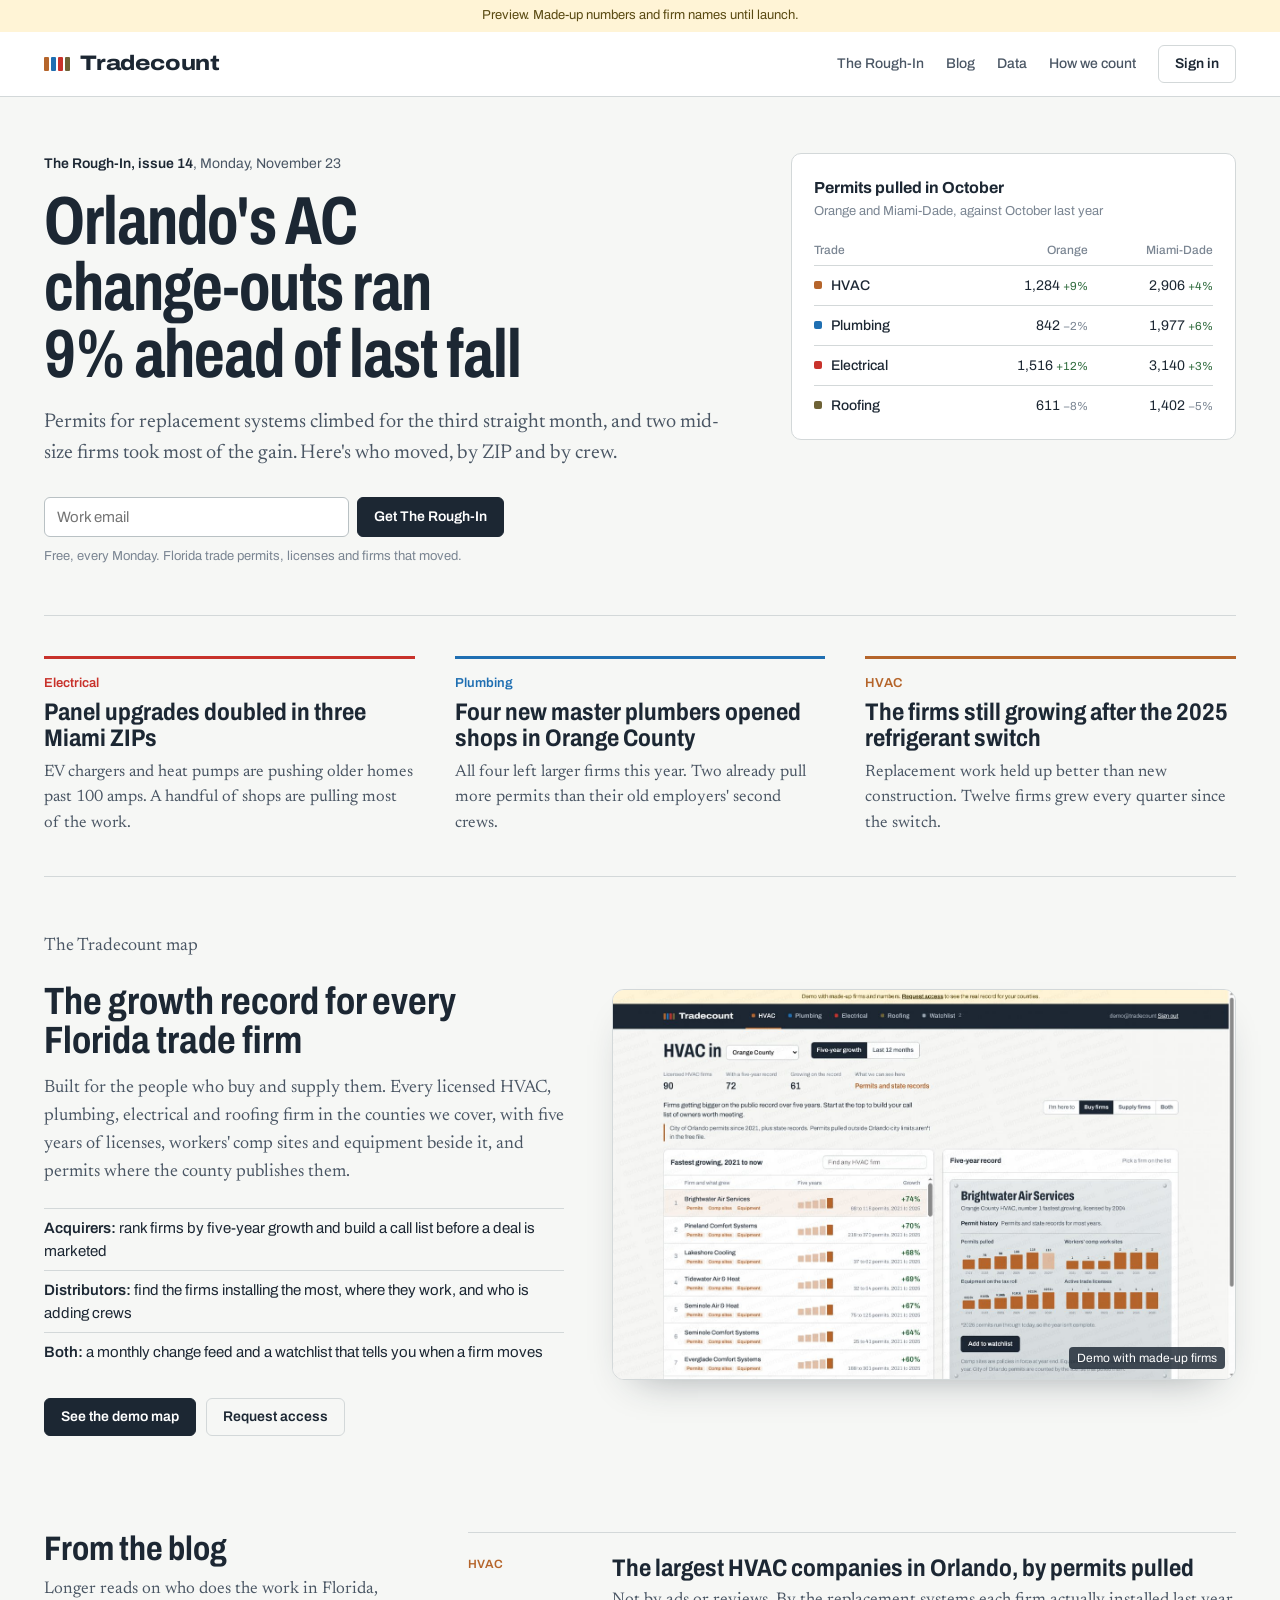
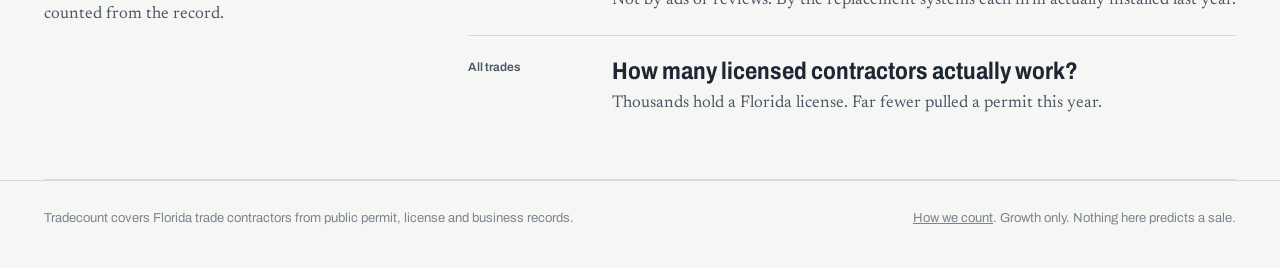
<file: news/index.html>
<!doctype html><html lang="en"><head><meta charset="utf-8"><meta name="viewport" content="width=device-width,initial-scale=1">
<title>Tradecount, Florida trade contractors by the numbers</title><meta name="description" content="Florida trade contractors by the numbers, from public permit and license records."><meta name="robots" content="noindex">
<link rel="preconnect" href="https://fonts.googleapis.com"><link rel="preconnect" href="https://fonts.gstatic.com" crossorigin>
<link href="https://fonts.googleapis.com/css2?family=Archivo:wdth,wght@62..125,400..800&family=Newsreader:opsz,wght@6..72,400;6..72,500&display=swap" rel="stylesheet">
<link rel="stylesheet" href="../assets/tc.css"><link rel="stylesheet" href="news.css">
</head><body>
<div class="sample">Preview. Made-up numbers and firm names until launch.</div>
<header><div class="wrap">
  <a class="mark" href="index.html"><i><b></b><b></b><b></b><b></b></i>Tradecount</a>
  <nav aria-label="Site"><a class="hide" href="issues/">The Rough-In</a><a class="hide" href="blog/">Blog</a><a class="hide" href="data.html">Data</a><a class="hide" href="how-we-count.html">How we count</a><a href="../index.html" class="btn quiet">Sign in</a></nav>
</div></header>
<main class="wrap">

  <section class="lead">
    <div>
      <p class="issue"><a href="issues/sample.html">The Rough-In, issue 14</a>, Monday, November 23</p>
      <h1>Orlando's AC change-outs ran 9% ahead of last fall</h1>
      <p class="dek">Permits for replacement systems climbed for the third straight month, and two mid-size firms took most of the gain. Here's who moved, by ZIP and by crew.</p>
      <form class="signup"><label class="visually-hidden" for="em1">Work email</label><input id="em1" type="email" placeholder="Work email" required><button class="btn">Get The Rough-In</button></form><p>Free, every Monday. Florida trade permits, licenses and firms that moved.</p>
    </div>
    <aside class="count" aria-label="Permits this month">
      <h2>Permits pulled in October</h2><p>Orange and Miami-Dade, against October last year</p>
      <table>
        <tr><th>Trade</th><th>Orange</th><th>Miami-Dade</th></tr>
        <tr><td><span style="background:var(--hvac)"></span>HVAC</td><td>1,284 <small class="up">+9%</small></td><td>2,906 <small class="up">+4%</small></td></tr>
        <tr><td><span style="background:var(--plumbing)"></span>Plumbing</td><td>842 <small class="dn">−2%</small></td><td>1,977 <small class="up">+6%</small></td></tr>
        <tr><td><span style="background:var(--electrical)"></span>Electrical</td><td>1,516 <small class="up">+12%</small></td><td>3,140 <small class="up">+3%</small></td></tr>
        <tr><td><span style="background:var(--roofing)"></span>Roofing</td><td>611 <small class="dn">−8%</small></td><td>1,402 <small class="dn">−5%</small></td></tr>
      </table>
    </aside>
  </section>
  <section class="stories">
    <article class="story" style="--c:var(--electrical)"><p class="t">Electrical</p><h3><a href="issues/sample.html#electrical">Panel upgrades doubled in three Miami ZIPs</a></h3><p>EV chargers and heat pumps are pushing older homes past 100 amps. A handful of shops are pulling most of the work.</p></article>
    <article class="story" style="--c:var(--plumbing)"><p class="t">Plumbing</p><h3>Four new master plumbers opened shops in Orange County</h3><p>All four left larger firms this year. Two already pull more permits than their old employers' second crews.</p></article>
    <article class="story" style="--c:var(--hvac)"><p class="t">HVAC</p><h3>The firms still growing after the 2025 refrigerant switch</h3><p>Replacement work held up better than new construction. Twelve firms grew every quarter since the switch.</p></article>
  </section>
  <section class="portal">
    <div>
      <p class="issue">The Tradecount map</p>
      <h2>The growth record for every Florida trade firm</h2>
      <p>Built for the people who buy and supply them. Every licensed HVAC, plumbing, electrical and roofing firm in the counties we cover, with five years of licenses, workers' comp sites and equipment beside it, and permits where the county publishes them.</p>
      <ul>
        <li><b>Acquirers:</b> rank firms by five-year growth and build a call list before a deal is marketed</li>
        <li><b>Distributors:</b> find the firms installing the most, where they work, and who is adding crews</li>
        <li><b>Both:</b> a monthly change feed and a watchlist that tells you when a firm moves</li>
      </ul>
      <div class="ctas"><a class="btn" href="../preview/portal.html">See the demo map</a><a class="btn quiet" href="access.html">Request access</a></div>
    </div>
    <figure class="peek shot"><img src="../assets/demo-portal.jpg?v=1" alt="The Tradecount map showing HVAC firms in Orange County ranked by five-year growth, with one firm's year-by-year record" width="1389" height="868" loading="lazy"><figcaption>Demo with made-up firms</figcaption></figure>
  </section>

  <section class="stories" aria-label="From the blog" style="grid-template-columns:minmax(0,1fr) minmax(0,2fr)">
    <div><h2 style="font-family:var(--display);font-stretch:80%;font-size:34px;line-height:1.02;margin:0 0 10px">From the blog</h2><p style="font-family:var(--read);font-size:17px;color:var(--ink-2);margin:0">Longer reads on who does the work in Florida, counted from the record.</p></div>
    <ul class="list" style="padding:0">
      <li><span class="d"><span class="tag" style="--c:var(--hvac)">HVAC</span></span><div><h3><a href="blog/largest-hvac-companies-orlando.html">The largest HVAC companies in Orlando, by permits pulled</a></h3><p>Not by ads or reviews. By the replacement systems each firm actually installed last year.</p></div></li>
      <li><span class="d"><span class="tag">All trades</span></span><div><h3><a href="blog/">How many licensed contractors actually work?</a></h3><p>Thousands hold a Florida license. Far fewer pulled a permit this year.</p></div></li>
    </ul>
  </section>
</main>
<footer><div class="wrap"><span>Tradecount covers Florida trade contractors from public permit, license and business records.</span><span><a href="how-we-count.html">How we count</a>. Growth only. Nothing here predicts a sale.</span></div></footer>
<script>document.querySelectorAll("form.signup").forEach(f=>f.onsubmit=e=>{e.preventDefault();let p=f.nextElementSibling;p.textContent="Signups open at launch. Nothing was sent or saved.";p.className="note-sent"})</script>
</body></html>
</file>
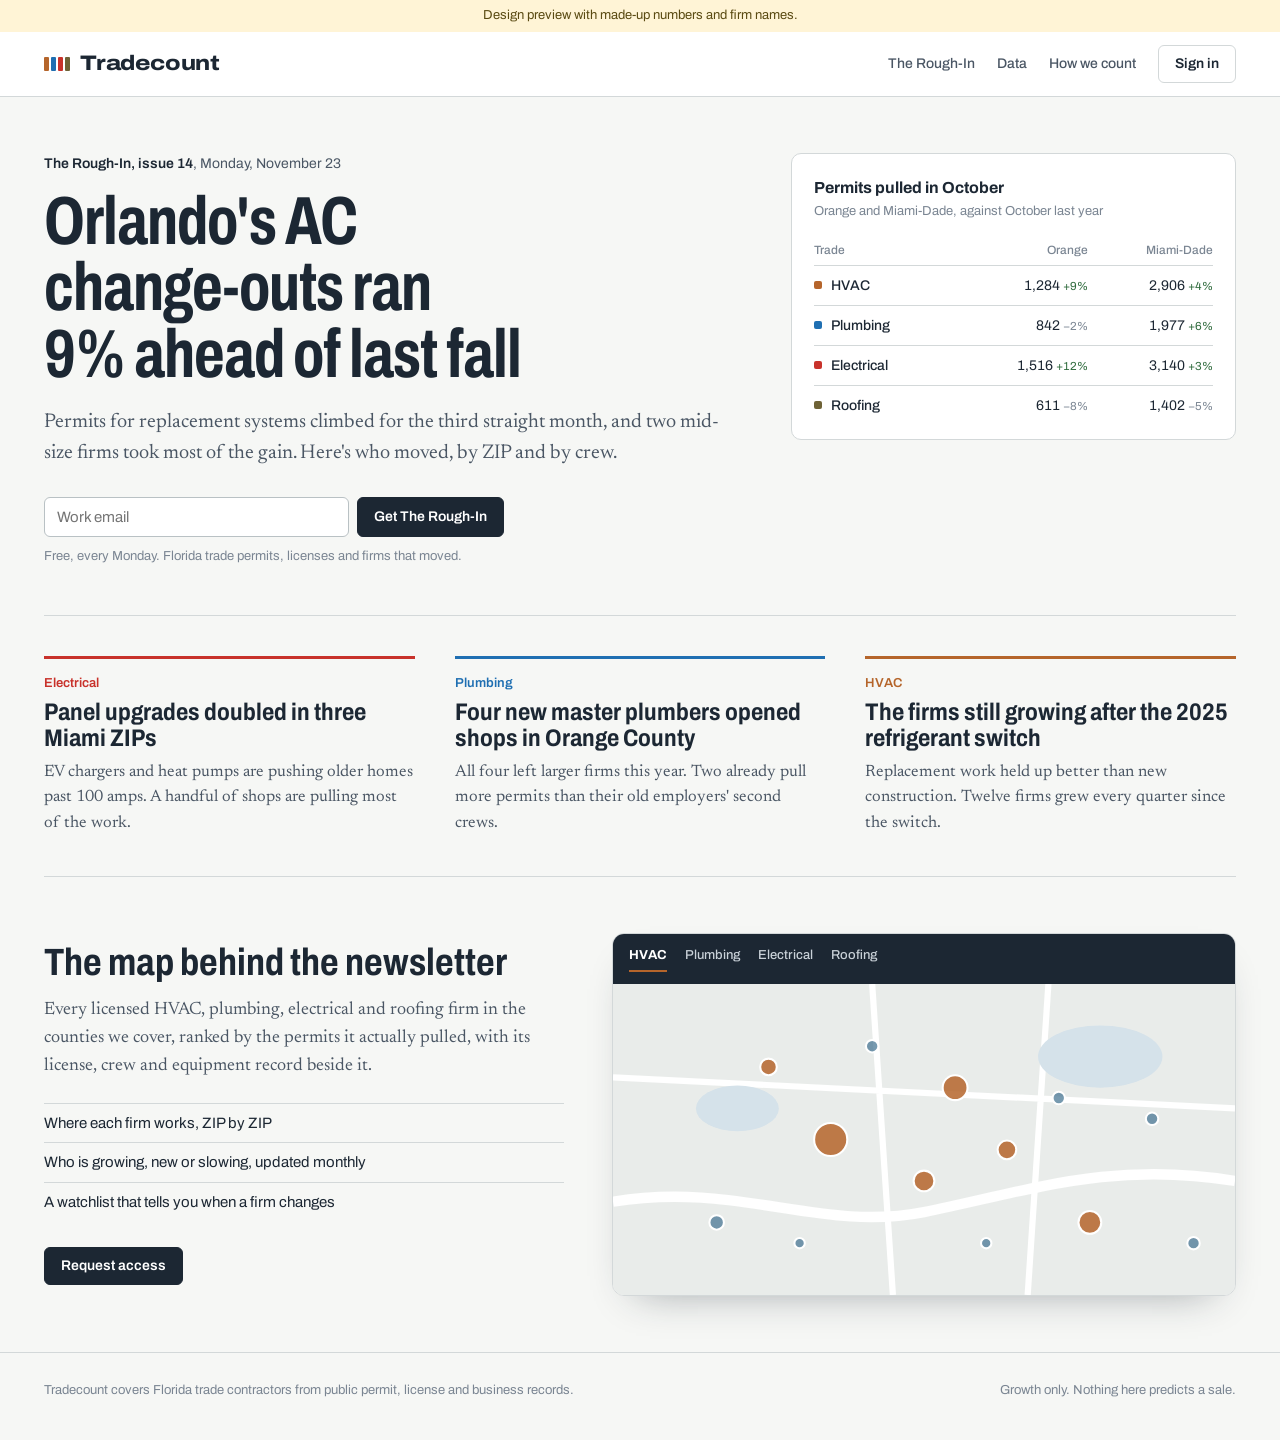
<file: preview/index.html>
<!doctype html><html lang="en"><head><meta charset="utf-8"><meta name="viewport" content="width=device-width,initial-scale=1">
<title>Tradecount, Florida trade contractors by the numbers</title>
<link rel="preconnect" href="https://fonts.googleapis.com"><link rel="preconnect" href="https://fonts.gstatic.com" crossorigin>
<link href="https://fonts.googleapis.com/css2?family=Archivo:wdth,wght@62..125,400..800&family=Newsreader:opsz,wght@6..72,400;6..72,500&display=swap" rel="stylesheet">
<link rel="stylesheet" href="tc.css">
<style>
header{border-bottom:1px solid var(--line);background:var(--white)}
header .wrap{display:flex;align-items:center;justify-content:space-between;height:64px;gap:16px}
header nav{display:flex;gap:22px;align-items:center;font-weight:500;font-size:14px}
header nav a{text-decoration:none;color:var(--ink-2)} header nav a:hover{color:var(--ink)}
@media (max-width:760px){header nav a.hide{display:none}}
.lead{display:grid;grid-template-columns:minmax(0,1.55fr) minmax(0,1fr);gap:56px;padding:56px 0 48px;border-bottom:1px solid var(--line)}
@media (max-width:900px){.lead{grid-template-columns:1fr;gap:32px;padding:32px 0}}
.issue{font-size:14px;color:var(--ink-2);margin:0 0 14px}
.issue a{font-weight:600;color:var(--ink);text-decoration:none}
h1{font-family:var(--display);font-stretch:72%;font-weight:700;font-size:clamp(38px,5.6vw,68px);line-height:.98;letter-spacing:-.015em;margin:0 0 20px;max-width:19ch;text-wrap:balance}
.dek{font-family:var(--read);font-size:20px;line-height:1.55;color:var(--ink-2);max-width:34em;margin:0 0 28px}
.signup{display:flex;gap:8px;max-width:460px;flex-wrap:wrap}
.signup input{flex:1 1 220px;font:400 15px var(--body);padding:11px 12px;border:1px solid var(--plate-edge);border-radius:6px;background:var(--white)}
.signup + p{font-size:13px;color:var(--ink-3);margin:10px 0 0}
.count{background:var(--white);border:1px solid var(--line);border-radius:10px;padding:22px 22px 14px;align-self:start}
.count h2{font-family:var(--display);font-stretch:100%;font-size:16px;font-weight:700;margin:0 0 2px}
.count p{margin:0 0 14px;color:var(--ink-3);font-size:13px}
.count table{width:100%;border-collapse:collapse;font-size:14px}
.count th{font-weight:500;color:var(--ink-3);text-align:right;padding:6px 0;font-size:12px}
.count th:first-child{text-align:left}
.count td{padding:9px 0;border-top:1px solid var(--line);text-align:right}
.count td:first-child{text-align:left;font-weight:500}
.count td:first-child span{display:inline-block;width:8px;height:8px;border-radius:2px;margin-right:9px;vertical-align:1px}
.up{color:#2F6B3D}.dn{color:var(--ink-3)}
.stories{display:grid;grid-template-columns:repeat(3,minmax(0,1fr));gap:40px;padding:40px 0;border-bottom:1px solid var(--line)}
@media (max-width:900px){.stories{grid-template-columns:1fr;gap:28px;padding:28px 0}}
.story{border-top:3px solid var(--c);padding-top:14px}
.story .t{font-family:var(--body);font-size:13px;color:var(--c);font-weight:600;margin:0 0 6px}
.story h3{font-family:var(--display);font-stretch:85%;font-size:24px;line-height:1.1;margin:0 0 8px;font-weight:700}
.story p{font-family:var(--read);font-size:16.5px;line-height:1.55;color:var(--ink-2);margin:0}
.portal{display:grid;grid-template-columns:minmax(0,1fr) minmax(0,1.2fr);gap:48px;align-items:center;padding:56px 0}
@media (max-width:900px){.portal{grid-template-columns:1fr;padding:32px 0}}
.portal h2{font-family:var(--display);font-stretch:80%;font-size:38px;line-height:1.02;margin:0 0 14px;font-weight:700}
.portal p{font-family:var(--read);font-size:18px;line-height:1.55;color:var(--ink-2);margin:0 0 22px;max-width:30em}
.portal ul{list-style:none;padding:0;margin:0 0 26px;font-size:15px}
.portal li{padding:8px 0;border-top:1px solid var(--line)}
.peek{border-radius:12px;overflow:hidden;border:1px solid var(--line);background:var(--white);box-shadow:0 18px 40px -24px rgba(28,39,51,.45)}
.peek .bar{display:flex;gap:18px;padding:12px 16px;background:var(--ink);color:#C9D1D8;font-size:13px;font-weight:500}
.peek .bar b{color:#fff;border-bottom:2px solid var(--hvac);padding-bottom:4px}
.peek svg{display:block;width:100%;height:auto}
footer{border-top:1px solid var(--line);padding:28px 0 40px;font-size:13px;color:var(--ink-3)}
footer .wrap{display:flex;justify-content:space-between;gap:16px;flex-wrap:wrap}
</style></head><body>
<div class="sample">Design preview with made-up numbers and firm names.</div>
<header><div class="wrap">
  <a class="mark" href="#"><i><b></b><b></b><b></b><b></b></i>Tradecount</a>
  <nav><a class="hide" href="#">The Rough-In</a><a class="hide" href="#">Data</a><a class="hide" href="#">How we count</a><a href="hvac.html" class="btn quiet">Sign in</a></nav>
</div></header>
<main class="wrap">
  <section class="lead">
    <div>
      <p class="issue"><a href="#">The Rough-In, issue 14</a>, Monday, November 23</p>
      <h1>Orlando's AC change-outs ran 9% ahead of last fall</h1>
      <p class="dek">Permits for replacement systems climbed for the third straight month, and two mid-size firms took most of the gain. Here's who moved, by ZIP and by crew.</p>
      <form class="signup" onsubmit="return false"><label class="visually-hidden" for="em" style="position:absolute;left:-9999px">Work email</label><input id="em" type="email" placeholder="Work email"><button class="btn">Get The Rough-In</button></form>
      <p>Free, every Monday. Florida trade permits, licenses and firms that moved.</p>
    </div>
    <aside class="count" aria-label="Permits this month">
      <h2>Permits pulled in October</h2><p>Orange and Miami-Dade, against October last year</p>
      <table>
        <tr><th>Trade</th><th>Orange</th><th>Miami-Dade</th></tr>
        <tr><td><span style="background:var(--hvac)"></span>HVAC</td><td>1,284 <small class="up">+9%</small></td><td>2,906 <small class="up">+4%</small></td></tr>
        <tr><td><span style="background:var(--plumbing)"></span>Plumbing</td><td>842 <small class="dn">−2%</small></td><td>1,977 <small class="up">+6%</small></td></tr>
        <tr><td><span style="background:var(--electrical)"></span>Electrical</td><td>1,516 <small class="up">+12%</small></td><td>3,140 <small class="up">+3%</small></td></tr>
        <tr><td><span style="background:var(--roofing)"></span>Roofing</td><td>611 <small class="dn">−8%</small></td><td>1,402 <small class="dn">−5%</small></td></tr>
      </table>
    </aside>
  </section>
  <section class="stories">
    <article class="story" style="--c:var(--electrical)"><p class="t">Electrical</p><h3>Panel upgrades doubled in three Miami ZIPs</h3><p>EV chargers and heat pumps are pushing older homes past 100 amps. A handful of shops are pulling most of the work.</p></article>
    <article class="story" style="--c:var(--plumbing)"><p class="t">Plumbing</p><h3>Four new master plumbers opened shops in Orange County</h3><p>All four left larger firms this year. Two already pull more permits than their old employers' second crews.</p></article>
    <article class="story" style="--c:var(--hvac)"><p class="t">HVAC</p><h3>The firms still growing after the 2025 refrigerant switch</h3><p>Replacement work held up better than new construction. Twelve firms grew every quarter since the switch.</p></article>
  </section>
  <section class="portal">
    <div>
      <h2>The map behind the newsletter</h2>
      <p>Every licensed HVAC, plumbing, electrical and roofing firm in the counties we cover, ranked by the permits it actually pulled, with its license, crew and equipment record beside it.</p>
      <ul><li>Where each firm works, ZIP by ZIP</li><li>Who is growing, new or slowing, updated monthly</li><li>A watchlist that tells you when a firm changes</li></ul>
      <a class="btn" href="hvac.html">Request access</a>
    </div>
    <div class="peek" aria-hidden="true">
      <div class="bar"><b>HVAC</b><span>Plumbing</span><span>Electrical</span><span>Roofing</span></div>
      <svg viewBox="0 0 600 300"><rect width="600" height="300" fill="#E9ECEA"/>
        <path d="M0 210 C120 190 200 240 300 220 S480 170 600 190" stroke="#fff" stroke-width="10" fill="none"/>
        <path d="M250 0 L270 300 M0 90 L600 120 M420 0 L400 300" stroke="#fff" stroke-width="6"/>
        <ellipse cx="470" cy="70" rx="60" ry="30" fill="#D5E2EA"/><ellipse cx="120" cy="120" rx="40" ry="22" fill="#D5E2EA"/>
        <g fill="#B5652B" fill-opacity=".85" stroke="#fff" stroke-width="2">
          <circle cx="210" cy="150" r="16"/><circle cx="330" cy="100" r="12"/><circle cx="300" cy="190" r="10"/><circle cx="380" cy="160" r="9"/><circle cx="150" cy="80" r="8"/><circle cx="460" cy="230" r="11"/></g>
        <g fill="#3D6F8E" fill-opacity=".7" stroke="#fff" stroke-width="2">
          <circle cx="250" cy="60" r="6"/><circle cx="520" cy="130" r="6"/><circle cx="100" cy="230" r="7"/><circle cx="360" cy="250" r="5"/><circle cx="430" cy="110" r="6"/><circle cx="180" cy="250" r="5"/><circle cx="560" cy="250" r="6"/></g>
      </svg>
    </div>
  </section>
</main>
<footer><div class="wrap"><span>Tradecount covers Florida trade contractors from public permit, license and business records.</span><span>Growth only. Nothing here predicts a sale.</span></div></footer>
</body></html>
</file>
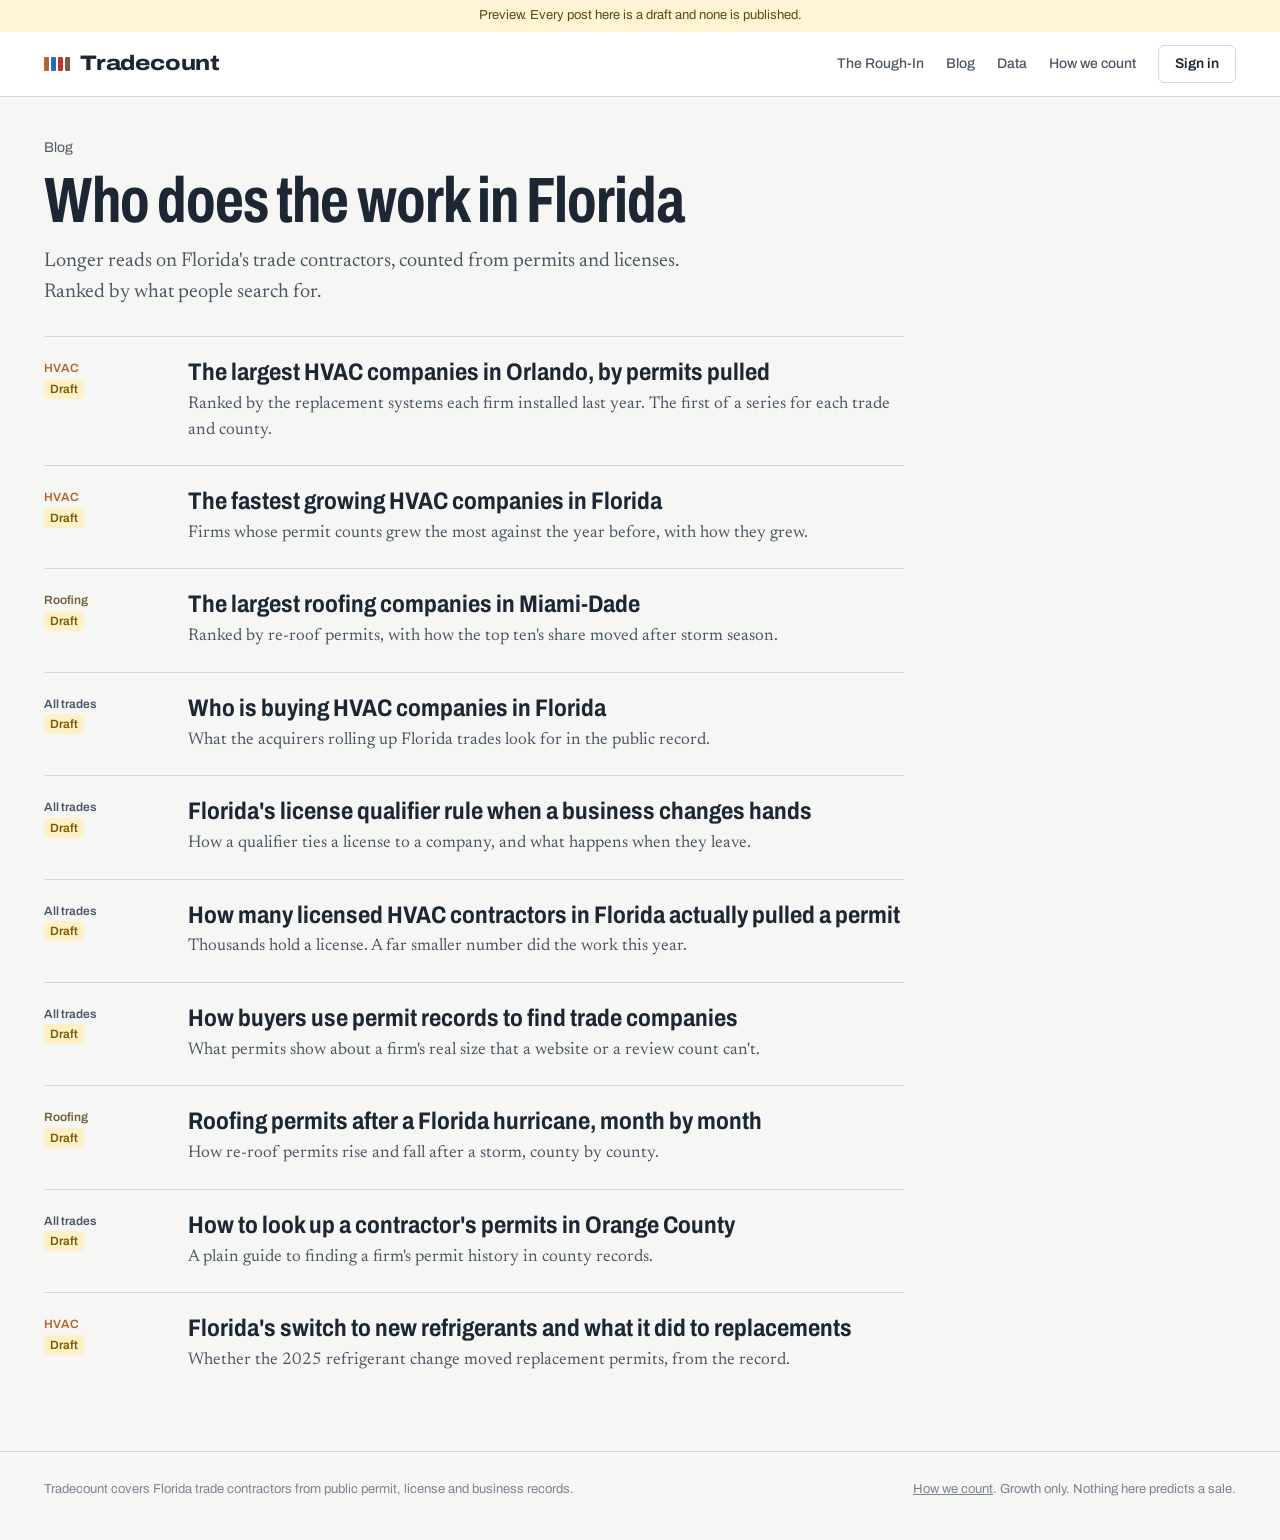
<file: news/blog/index.html>
<!doctype html><html lang="en"><head><meta charset="utf-8"><meta name="viewport" content="width=device-width,initial-scale=1">
<title>Tradecount blog</title><meta name="description" content="Florida trade contractors by the numbers, from public permit and license records."><meta name="robots" content="noindex">
<link rel="preconnect" href="https://fonts.googleapis.com"><link rel="preconnect" href="https://fonts.gstatic.com" crossorigin>
<link href="https://fonts.googleapis.com/css2?family=Archivo:wdth,wght@62..125,400..800&family=Newsreader:opsz,wght@6..72,400;6..72,500&display=swap" rel="stylesheet">
<link rel="stylesheet" href="../../assets/tc.css"><link rel="stylesheet" href="../news.css">
</head><body>
<div class="sample">Preview. Every post here is a draft and none is published.</div>
<header><div class="wrap">
  <a class="mark" href="../index.html"><i><b></b><b></b><b></b><b></b></i>Tradecount</a>
  <nav aria-label="Site"><a class="hide" href="../issues/">The Rough-In</a><a class="hide" href="../blog/">Blog</a><a class="hide" href="../data.html">Data</a><a class="hide" href="../how-we-count.html">How we count</a><a href="../../index.html" class="btn quiet">Sign in</a></nav>
</div></header>
<main class="wrap">

<p class="crumb">Blog</p><div class="page"><h1 style="font-family:var(--display);font-stretch:72%;font-size:clamp(38px,5.6vw,64px);line-height:.98;margin:0 0 14px">Who does the work in Florida</h1>
<p class="dek">Longer reads on Florida's trade contractors, counted from permits and licenses. Ranked by what people search for.</p></div>
<ul class="list"><li><span class="d"><span class="tag" style="--c:var(--hvac)">HVAC</span><br><span class="draft">Draft</span></span><div><h3><a href="largest-hvac-companies-orlando.html">The largest HVAC companies in Orlando, by permits pulled</a></h3><p>Ranked by the replacement systems each firm installed last year. The first of a series for each trade and county.</p></div></li><li><span class="d"><span class="tag" style="--c:var(--hvac)">HVAC</span><br><span class="draft">Draft</span></span><div><h3>The fastest growing HVAC companies in Florida</h3><p>Firms whose permit counts grew the most against the year before, with how they grew.</p></div></li><li><span class="d"><span class="tag" style="--c:var(--roofing)">Roofing</span><br><span class="draft">Draft</span></span><div><h3>The largest roofing companies in Miami-Dade</h3><p>Ranked by re-roof permits, with how the top ten's share moved after storm season.</p></div></li><li><span class="d"><span class="tag" style="--c:var(--ink-2)">All trades</span><br><span class="draft">Draft</span></span><div><h3>Who is buying HVAC companies in Florida</h3><p>What the acquirers rolling up Florida trades look for in the public record.</p></div></li><li><span class="d"><span class="tag" style="--c:var(--ink-2)">All trades</span><br><span class="draft">Draft</span></span><div><h3>Florida's license qualifier rule when a business changes hands</h3><p>How a qualifier ties a license to a company, and what happens when they leave.</p></div></li><li><span class="d"><span class="tag" style="--c:var(--ink-2)">All trades</span><br><span class="draft">Draft</span></span><div><h3>How many licensed HVAC contractors in Florida actually pulled a permit</h3><p>Thousands hold a license. A far smaller number did the work this year.</p></div></li><li><span class="d"><span class="tag" style="--c:var(--ink-2)">All trades</span><br><span class="draft">Draft</span></span><div><h3>How buyers use permit records to find trade companies</h3><p>What permits show about a firm's real size that a website or a review count can't.</p></div></li><li><span class="d"><span class="tag" style="--c:var(--roofing)">Roofing</span><br><span class="draft">Draft</span></span><div><h3>Roofing permits after a Florida hurricane, month by month</h3><p>How re-roof permits rise and fall after a storm, county by county.</p></div></li><li><span class="d"><span class="tag" style="--c:var(--ink-2)">All trades</span><br><span class="draft">Draft</span></span><div><h3>How to look up a contractor's permits in Orange County</h3><p>A plain guide to finding a firm's permit history in county records.</p></div></li><li><span class="d"><span class="tag" style="--c:var(--hvac)">HVAC</span><br><span class="draft">Draft</span></span><div><h3>Florida's switch to new refrigerants and what it did to replacements</h3><p>Whether the 2025 refrigerant change moved replacement permits, from the record.</p></div></li></ul>
</main>
<footer><div class="wrap"><span>Tradecount covers Florida trade contractors from public permit, license and business records.</span><span><a href="../how-we-count.html">How we count</a>. Growth only. Nothing here predicts a sale.</span></div></footer>
<script>document.querySelectorAll("form.signup").forEach(f=>f.onsubmit=e=>{e.preventDefault();let p=f.nextElementSibling;p.textContent="Signups open at launch. Nothing was sent or saved.";p.className="note-sent"})</script>
</body></html>
</file>
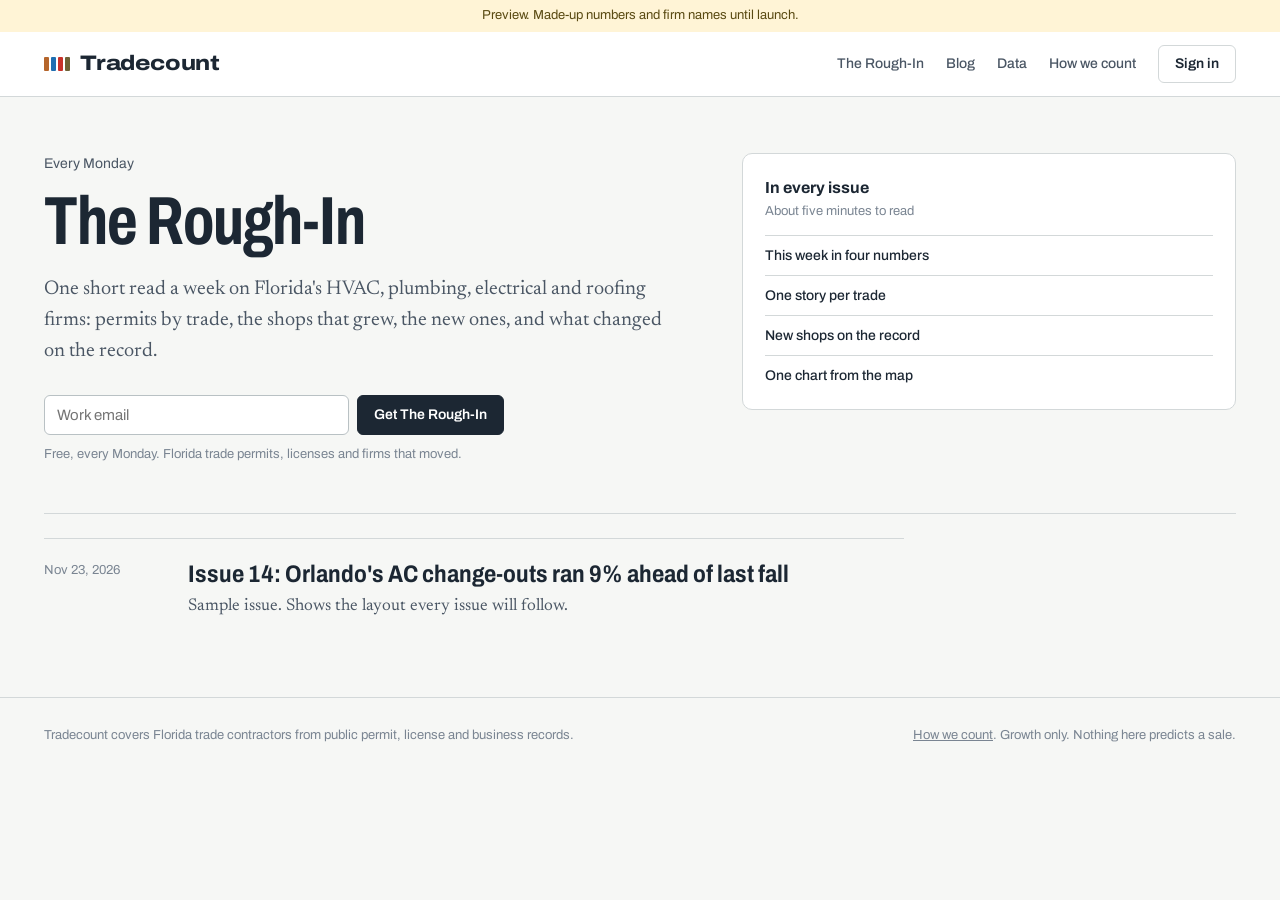
<file: news/issues/index.html>
<!doctype html><html lang="en"><head><meta charset="utf-8"><meta name="viewport" content="width=device-width,initial-scale=1">
<title>The Rough-In, Tradecount's weekly newsletter</title><meta name="description" content="Florida trade contractors by the numbers, from public permit and license records."><meta name="robots" content="noindex">
<link rel="preconnect" href="https://fonts.googleapis.com"><link rel="preconnect" href="https://fonts.gstatic.com" crossorigin>
<link href="https://fonts.googleapis.com/css2?family=Archivo:wdth,wght@62..125,400..800&family=Newsreader:opsz,wght@6..72,400;6..72,500&display=swap" rel="stylesheet">
<link rel="stylesheet" href="../../assets/tc.css"><link rel="stylesheet" href="../news.css">
</head><body>
<div class="sample">Preview. Made-up numbers and firm names until launch.</div>
<header><div class="wrap">
  <a class="mark" href="../index.html"><i><b></b><b></b><b></b><b></b></i>Tradecount</a>
  <nav aria-label="Site"><a class="hide" href="../issues/">The Rough-In</a><a class="hide" href="../blog/">Blog</a><a class="hide" href="../data.html">Data</a><a class="hide" href="../how-we-count.html">How we count</a><a href="../../index.html" class="btn quiet">Sign in</a></nav>
</div></header>
<main class="wrap">

<section class="lead" style="grid-template-columns:minmax(0,1.3fr) minmax(0,1fr)">
  <div><p class="issue">Every Monday</p><h1>The Rough-In</h1>
  <p class="dek">One short read a week on Florida's HVAC, plumbing, electrical and roofing firms: permits by trade, the shops that grew, the new ones, and what changed on the record.</p><form class="signup"><label class="visually-hidden" for="em2">Work email</label><input id="em2" type="email" placeholder="Work email" required><button class="btn">Get The Rough-In</button></form><p>Free, every Monday. Florida trade permits, licenses and firms that moved.</p></div>
  <aside class="count"><h2>In every issue</h2><p>About five minutes to read</p>
  <table><tr><td>This week in four numbers</td></tr><tr><td>One story per trade</td></tr><tr><td>New shops on the record</td></tr><tr><td>One chart from the map</td></tr></table></aside>
</section>
<ul class="list" style="padding-top:24px">
  <li><span class="d">Nov 23, 2026</span><div><h3><a href="sample.html">Issue 14: Orlando's AC change-outs ran 9% ahead of last fall</a></h3><p>Sample issue. Shows the layout every issue will follow.</p></div></li>
</ul>
</main>
<footer><div class="wrap"><span>Tradecount covers Florida trade contractors from public permit, license and business records.</span><span><a href="../how-we-count.html">How we count</a>. Growth only. Nothing here predicts a sale.</span></div></footer>
<script>document.querySelectorAll("form.signup").forEach(f=>f.onsubmit=e=>{e.preventDefault();let p=f.nextElementSibling;p.textContent="Signups open at launch. Nothing was sent or saved.";p.className="note-sent"})</script>
</body></html>
</file>
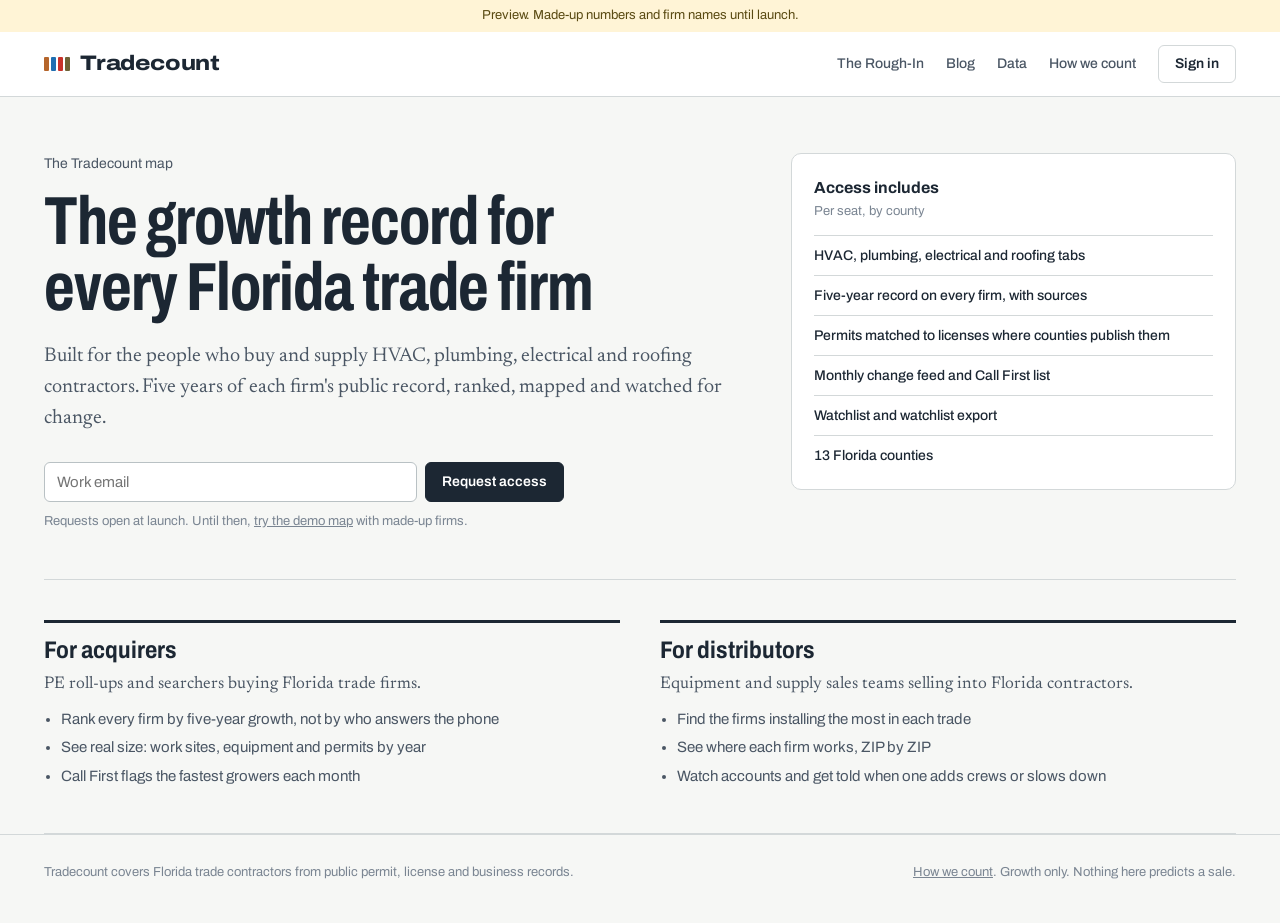
<file: news/access.html>
<!doctype html><html lang="en"><head><meta charset="utf-8"><meta name="viewport" content="width=device-width,initial-scale=1">
<title>Request access to the Tradecount map</title><meta name="description" content="Florida trade contractors by the numbers, from public permit and license records."><meta name="robots" content="noindex">
<link rel="preconnect" href="https://fonts.googleapis.com"><link rel="preconnect" href="https://fonts.gstatic.com" crossorigin>
<link href="https://fonts.googleapis.com/css2?family=Archivo:wdth,wght@62..125,400..800&family=Newsreader:opsz,wght@6..72,400;6..72,500&display=swap" rel="stylesheet">
<link rel="stylesheet" href="../assets/tc.css"><link rel="stylesheet" href="news.css">
</head><body>
<div class="sample">Preview. Made-up numbers and firm names until launch.</div>
<header><div class="wrap">
  <a class="mark" href="index.html"><i><b></b><b></b><b></b><b></b></i>Tradecount</a>
  <nav aria-label="Site"><a class="hide" href="issues/">The Rough-In</a><a class="hide" href="blog/">Blog</a><a class="hide" href="data.html">Data</a><a class="hide" href="how-we-count.html">How we count</a><a href="../index.html" class="btn quiet">Sign in</a></nav>
</div></header>
<main class="wrap">

<section class="lead"><div><p class="issue">The Tradecount map</p><h1>The growth record for every Florida trade firm</h1>
<p class="dek">Built for the people who buy and supply HVAC, plumbing, electrical and roofing contractors. Five years of each firm's public record, ranked, mapped and watched for change.</p>
<form class="signup" style="max-width:520px"><label class="visually-hidden" for="ra">Work email</label><input id="ra" type="email" placeholder="Work email" required><button class="btn">Request access</button></form><p>Requests open at launch. Until then, <a href="../preview/portal.html">try the demo map</a> with made-up firms.</p></div>
<aside class="count"><h2>Access includes</h2><p>Per seat, by county</p><table><tr><td>HVAC, plumbing, electrical and roofing tabs</td></tr><tr><td>Five-year record on every firm, with sources</td></tr><tr><td>Permits matched to licenses where counties publish them</td></tr><tr><td>Monthly change feed and Call First list</td></tr><tr><td>Watchlist and watchlist export</td></tr><tr><td>13 Florida counties</td></tr></table></aside></section>
<section class="who2" aria-label="Who it's for">
  <div><h2>For acquirers</h2><p>PE roll-ups and searchers buying Florida trade firms.</p>
    <ul><li>Rank every firm by five-year growth, not by who answers the phone</li><li>See real size: work sites, equipment and permits by year</li><li>Call First flags the fastest growers each month</li></ul></div>
  <div><h2>For distributors</h2><p>Equipment and supply sales teams selling into Florida contractors.</p>
    <ul><li>Find the firms installing the most in each trade</li><li>See where each firm works, ZIP by ZIP</li><li>Watch accounts and get told when one adds crews or slows down</li></ul></div>
</section>
</main>
<footer><div class="wrap"><span>Tradecount covers Florida trade contractors from public permit, license and business records.</span><span><a href="how-we-count.html">How we count</a>. Growth only. Nothing here predicts a sale.</span></div></footer>
<script>document.querySelectorAll("form.signup").forEach(f=>f.onsubmit=e=>{e.preventDefault();let p=f.nextElementSibling;p.textContent="Signups open at launch. Nothing was sent or saved.";p.className="note-sent"})</script>
</body></html>
</file>
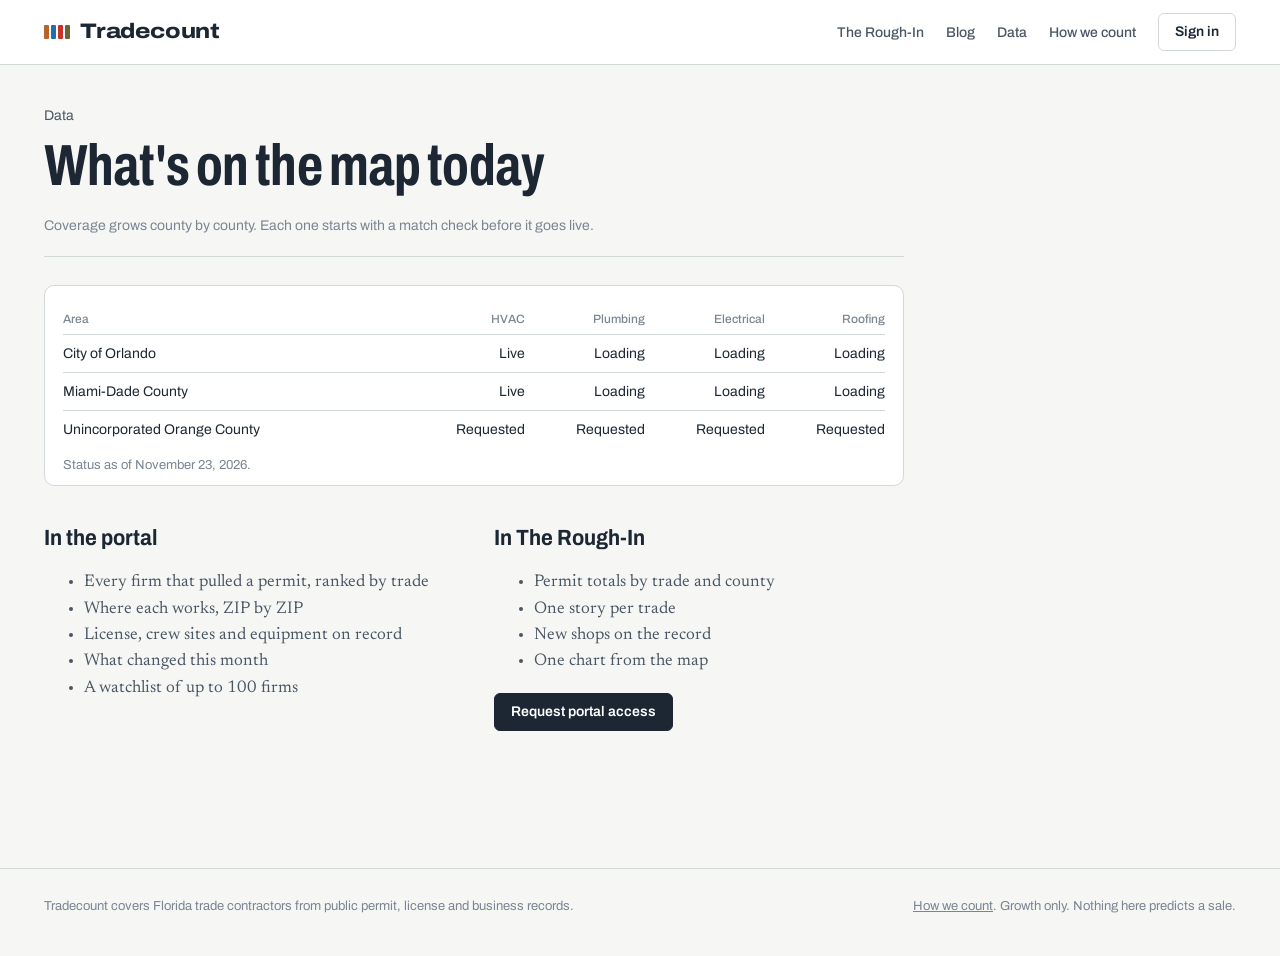
<file: news/data.html>
<!doctype html><html lang="en"><head><meta charset="utf-8"><meta name="viewport" content="width=device-width,initial-scale=1">
<title>Tradecount data coverage</title><meta name="description" content="Florida trade contractors by the numbers, from public permit and license records."><meta name="robots" content="noindex">
<link rel="preconnect" href="https://fonts.googleapis.com"><link rel="preconnect" href="https://fonts.gstatic.com" crossorigin>
<link href="https://fonts.googleapis.com/css2?family=Archivo:wdth,wght@62..125,400..800&family=Newsreader:opsz,wght@6..72,400;6..72,500&display=swap" rel="stylesheet">
<link rel="stylesheet" href="../assets/tc.css"><link rel="stylesheet" href="news.css">
</head><body>

<header><div class="wrap">
  <a class="mark" href="index.html"><i><b></b><b></b><b></b><b></b></i>Tradecount</a>
  <nav aria-label="Site"><a class="hide" href="issues/">The Rough-In</a><a class="hide" href="blog/">Blog</a><a class="hide" href="data.html">Data</a><a class="hide" href="how-we-count.html">How we count</a><a href="../index.html" class="btn quiet">Sign in</a></nav>
</div></header>
<main class="wrap">

<article class="article" style="max-width:860px">
  <p class="crumb">Data</p>
  <h1>What's on the map today</h1>
  <p class="meta">Coverage grows county by county. Each one starts with a match check before it goes live.</p>
  <figure><table class="tbl"><tr><th>Area</th><th>HVAC</th><th>Plumbing</th><th>Electrical</th><th>Roofing</th></tr>
    <tr><td>City of Orlando</td><td>Live</td><td>Loading</td><td>Loading</td><td>Loading</td></tr>
    <tr><td>Miami-Dade County</td><td>Live</td><td>Loading</td><td>Loading</td><td>Loading</td></tr>
    <tr><td>Unincorporated Orange County</td><td>Requested</td><td>Requested</td><td>Requested</td><td>Requested</td></tr></table>
    <figcaption>Status as of November 23, 2026.</figcaption></figure>
  <div class="cols"><div><h2>In the portal</h2><ul><li>Every firm that pulled a permit, ranked by trade</li><li>Where each works, ZIP by ZIP</li><li>License, crew sites and equipment on record</li><li>What changed this month</li><li>A watchlist of up to 100 firms</li></ul></div>
  <div><h2>In The Rough-In</h2><ul><li>Permit totals by trade and county</li><li>One story per trade</li><li>New shops on the record</li><li>One chart from the map</li></ul><p><a class="btn" href="access.html">Request portal access</a></p></div></div>
</article>
</main>
<footer><div class="wrap"><span>Tradecount covers Florida trade contractors from public permit, license and business records.</span><span><a href="how-we-count.html">How we count</a>. Growth only. Nothing here predicts a sale.</span></div></footer>
<script>document.querySelectorAll("form.signup").forEach(f=>f.onsubmit=e=>{e.preventDefault();let p=f.nextElementSibling;p.textContent="Signups open at launch. Nothing was sent or saved.";p.className="note-sent"})</script>
</body></html>
</file>
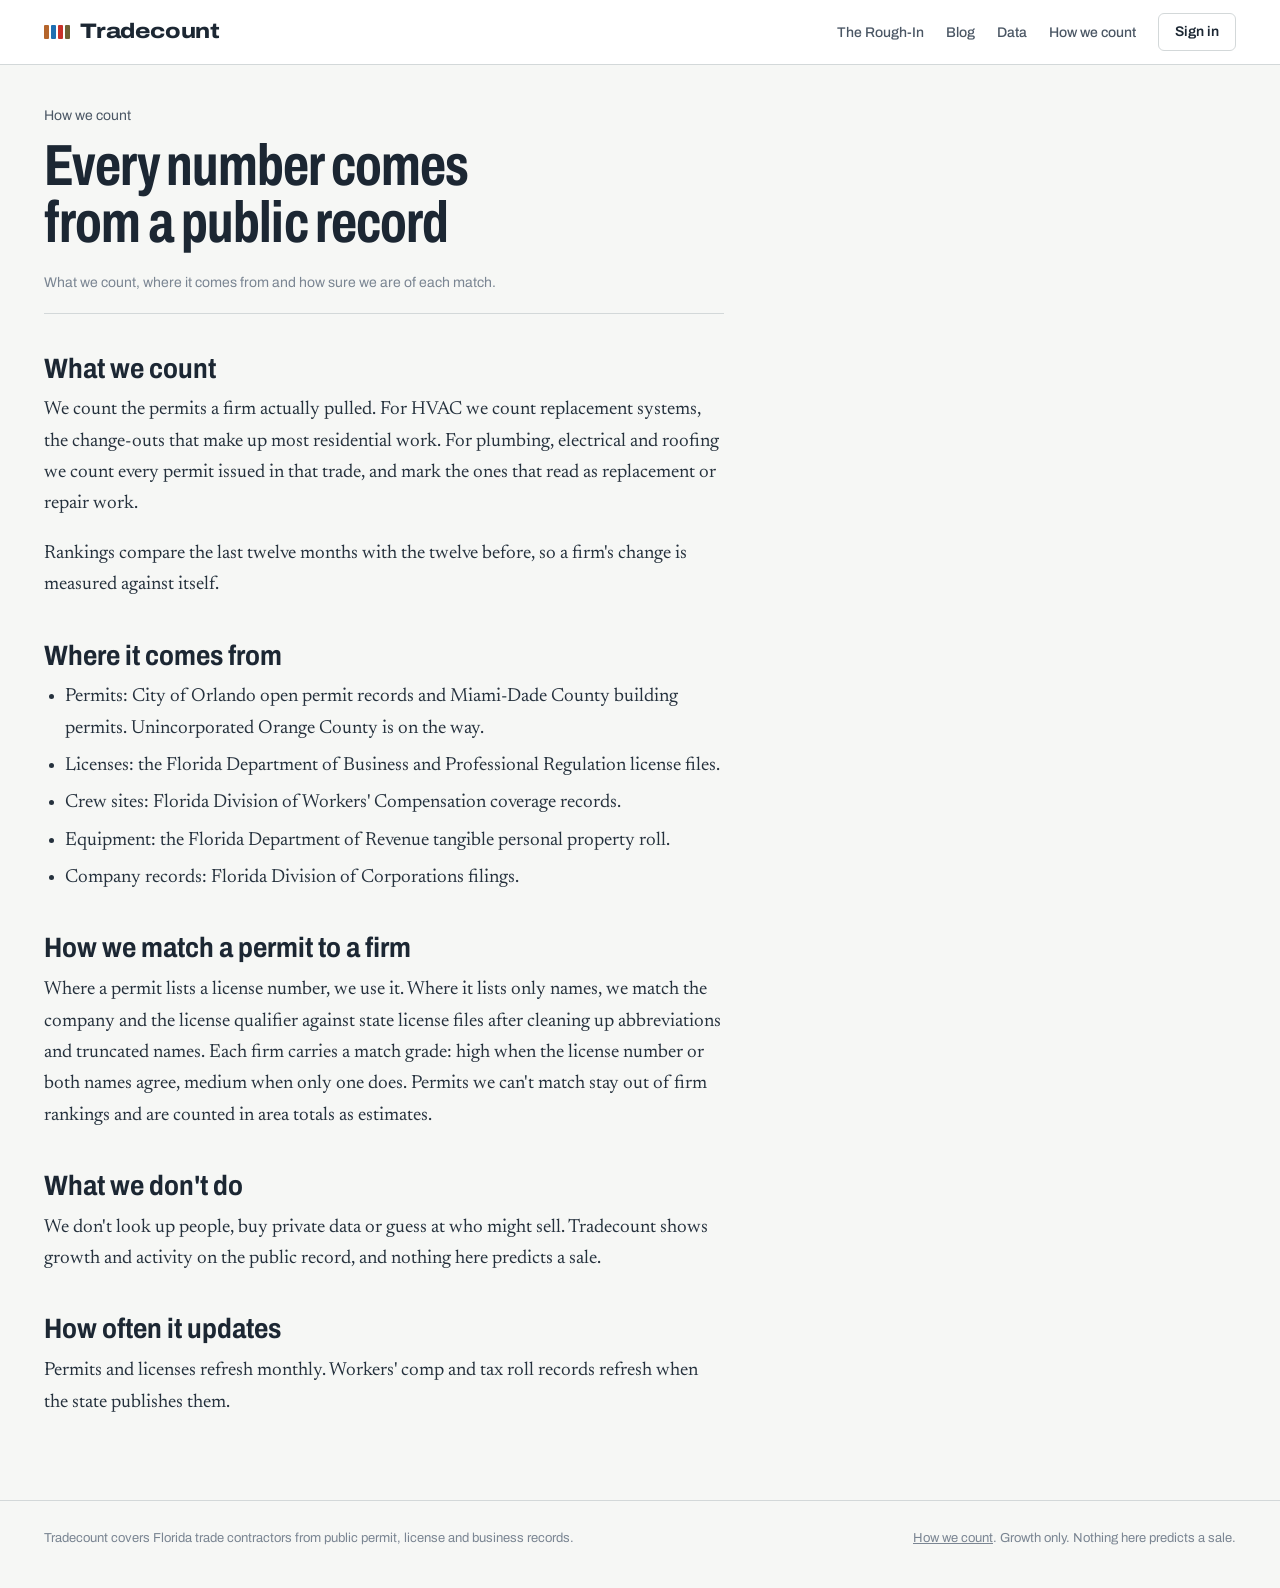
<file: news/how-we-count.html>
<!doctype html><html lang="en"><head><meta charset="utf-8"><meta name="viewport" content="width=device-width,initial-scale=1">
<title>How Tradecount counts</title><meta name="description" content="Florida trade contractors by the numbers, from public permit and license records."><meta name="robots" content="noindex">
<link rel="preconnect" href="https://fonts.googleapis.com"><link rel="preconnect" href="https://fonts.gstatic.com" crossorigin>
<link href="https://fonts.googleapis.com/css2?family=Archivo:wdth,wght@62..125,400..800&family=Newsreader:opsz,wght@6..72,400;6..72,500&display=swap" rel="stylesheet">
<link rel="stylesheet" href="../assets/tc.css"><link rel="stylesheet" href="news.css">
</head><body>

<header><div class="wrap">
  <a class="mark" href="index.html"><i><b></b><b></b><b></b><b></b></i>Tradecount</a>
  <nav aria-label="Site"><a class="hide" href="issues/">The Rough-In</a><a class="hide" href="blog/">Blog</a><a class="hide" href="data.html">Data</a><a class="hide" href="how-we-count.html">How we count</a><a href="../index.html" class="btn quiet">Sign in</a></nav>
</div></header>
<main class="wrap">

<article class="article">
  <p class="crumb">How we count</p>
  <h1>Every number comes from a public record</h1>
  <p class="meta">What we count, where it comes from and how sure we are of each match.</p>
  <div class="body">
    <h2>What we count</h2>
    <p>We count the permits a firm actually pulled. For HVAC we count replacement systems, the change-outs that make up most residential work. For plumbing, electrical and roofing we count every permit issued in that trade, and mark the ones that read as replacement or repair work.</p>
    <p>Rankings compare the last twelve months with the twelve before, so a firm's change is measured against itself.</p>
    <h2>Where it comes from</h2>
    <ul>
      <li>Permits: City of Orlando open permit records and Miami-Dade County building permits. Unincorporated Orange County is on the way.</li>
      <li>Licenses: the Florida Department of Business and Professional Regulation license files.</li>
      <li>Crew sites: Florida Division of Workers' Compensation coverage records.</li>
      <li>Equipment: the Florida Department of Revenue tangible personal property roll.</li>
      <li>Company records: Florida Division of Corporations filings.</li>
    </ul>
    <h2>How we match a permit to a firm</h2>
    <p>Where a permit lists a license number, we use it. Where it lists only names, we match the company and the license qualifier against state license files after cleaning up abbreviations and truncated names. Each firm carries a match grade: high when the license number or both names agree, medium when only one does. Permits we can't match stay out of firm rankings and are counted in area totals as estimates.</p>
    <h2>What we don't do</h2>
    <p>We don't look up people, buy private data or guess at who might sell. Tradecount shows growth and activity on the public record, and nothing here predicts a sale.</p>
    <h2>How often it updates</h2>
    <p>Permits and licenses refresh monthly. Workers' comp and tax roll records refresh when the state publishes them.</p>
  </div>
</article>
</main>
<footer><div class="wrap"><span>Tradecount covers Florida trade contractors from public permit, license and business records.</span><span><a href="how-we-count.html">How we count</a>. Growth only. Nothing here predicts a sale.</span></div></footer>
<script>document.querySelectorAll("form.signup").forEach(f=>f.onsubmit=e=>{e.preventDefault();let p=f.nextElementSibling;p.textContent="Signups open at launch. Nothing was sent or saved.";p.className="note-sent"})</script>
</body></html>
</file>
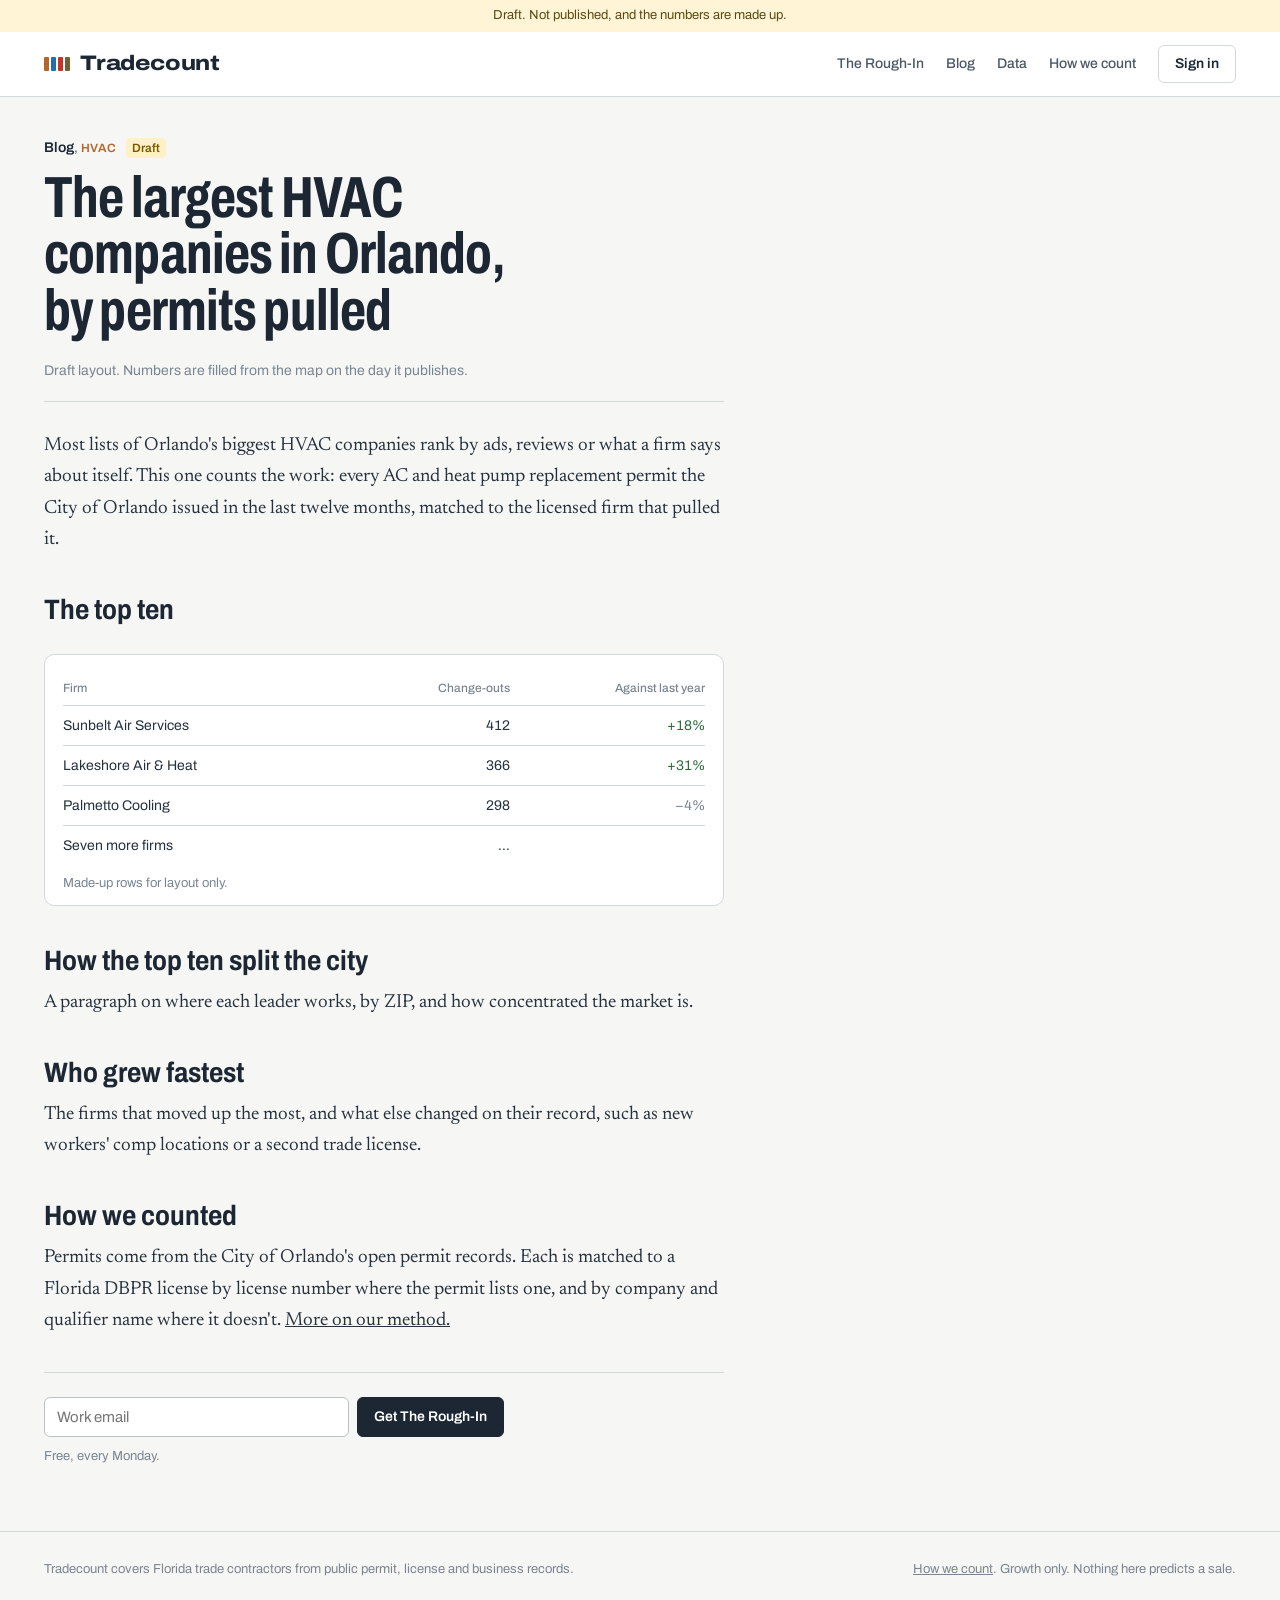
<file: news/blog/largest-hvac-companies-orlando.html>
<!doctype html><html lang="en"><head><meta charset="utf-8"><meta name="viewport" content="width=device-width,initial-scale=1">
<title>The largest HVAC companies in Orlando, by permits pulled</title><meta name="description" content="Florida trade contractors by the numbers, from public permit and license records."><meta name="robots" content="noindex">
<link rel="preconnect" href="https://fonts.googleapis.com"><link rel="preconnect" href="https://fonts.gstatic.com" crossorigin>
<link href="https://fonts.googleapis.com/css2?family=Archivo:wdth,wght@62..125,400..800&family=Newsreader:opsz,wght@6..72,400;6..72,500&display=swap" rel="stylesheet">
<link rel="stylesheet" href="../../assets/tc.css"><link rel="stylesheet" href="../news.css">
</head><body>
<div class="sample">Draft. Not published, and the numbers are made up.</div>
<header><div class="wrap">
  <a class="mark" href="../index.html"><i><b></b><b></b><b></b><b></b></i>Tradecount</a>
  <nav aria-label="Site"><a class="hide" href="../issues/">The Rough-In</a><a class="hide" href="../blog/">Blog</a><a class="hide" href="../data.html">Data</a><a class="hide" href="../how-we-count.html">How we count</a><a href="../../index.html" class="btn quiet">Sign in</a></nav>
</div></header>
<main class="wrap">

<article class="article">
  <p class="crumb"><a href="./">Blog</a>, <span class="tag" style="--c:var(--hvac)">HVAC</span><span class="draft">Draft</span></p>
  <h1>The largest HVAC companies in Orlando, by permits pulled</h1>
  <p class="meta">Draft layout. Numbers are filled from the map on the day it publishes.</p>
  <div class="body">
    <p>Most lists of Orlando's biggest HVAC companies rank by ads, reviews or what a firm says about itself. This one counts the work: every AC and heat pump replacement permit the City of Orlando issued in the last twelve months, matched to the licensed firm that pulled it.</p>
    <h2>The top ten</h2>
    <figure><table class="tbl"><tr><th>Firm</th><th>Change-outs</th><th>Against last year</th></tr>
      <tr><td>Sunbelt Air Services</td><td>412</td><td class="up">+18%</td></tr><tr><td>Lakeshore Air &amp; Heat</td><td>366</td><td class="up">+31%</td></tr><tr><td>Palmetto Cooling</td><td>298</td><td class="dn">−4%</td></tr><tr><td>Seven more firms</td><td>…</td><td></td></tr></table>
      <figcaption>Made-up rows for layout only.</figcaption></figure>
    <h2>How the top ten split the city</h2><p>A paragraph on where each leader works, by ZIP, and how concentrated the market is.</p>
    <h2>Who grew fastest</h2><p>The firms that moved up the most, and what else changed on their record, such as new workers' comp locations or a second trade license.</p>
    <h2>How we counted</h2><p>Permits come from the City of Orlando's open permit records. Each is matched to a Florida DBPR license by license number where the permit lists one, and by company and qualifier name where it doesn't. <a href="../how-we-count.html">More on our method.</a></p>
  </div>
  <div style="margin-top:36px;padding-top:24px;border-top:1px solid var(--line)"><form class="signup"><label class="visually-hidden" for="em9">Work email</label><input id="em9" type="email" placeholder="Work email" required><button class="btn">Get The Rough-In</button></form><p>Free, every Monday.</p></div>
</article>
</main>
<footer><div class="wrap"><span>Tradecount covers Florida trade contractors from public permit, license and business records.</span><span><a href="../how-we-count.html">How we count</a>. Growth only. Nothing here predicts a sale.</span></div></footer>
<script>document.querySelectorAll("form.signup").forEach(f=>f.onsubmit=e=>{e.preventDefault();let p=f.nextElementSibling;p.textContent="Signups open at launch. Nothing was sent or saved.";p.className="note-sent"})</script>
</body></html>
</file>
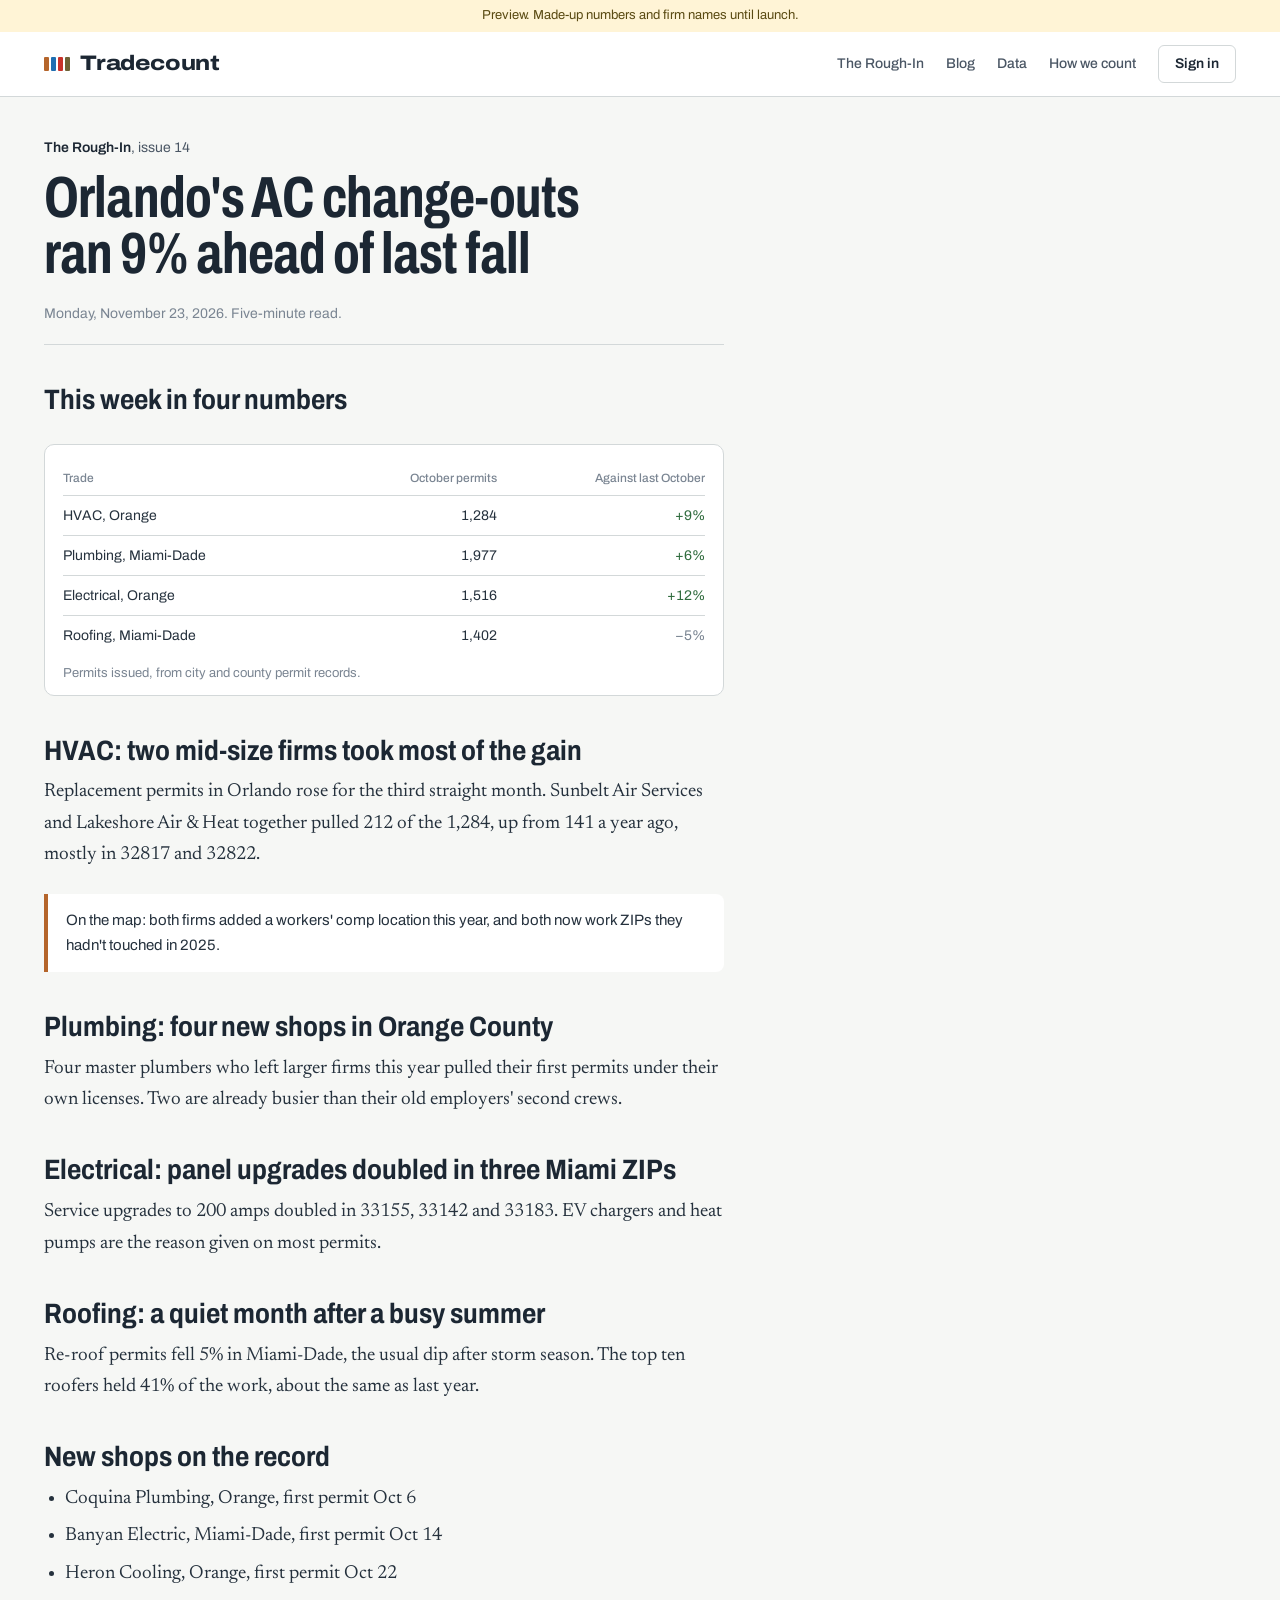
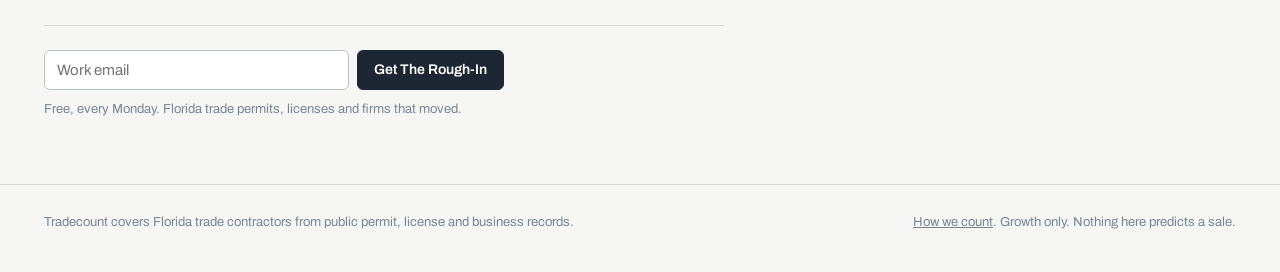
<file: news/issues/sample.html>
<!doctype html><html lang="en"><head><meta charset="utf-8"><meta name="viewport" content="width=device-width,initial-scale=1">
<title>Issue 14: Orlando's AC change-outs ran 9% ahead of last fall</title><meta name="description" content="Florida trade contractors by the numbers, from public permit and license records."><meta name="robots" content="noindex">
<link rel="preconnect" href="https://fonts.googleapis.com"><link rel="preconnect" href="https://fonts.gstatic.com" crossorigin>
<link href="https://fonts.googleapis.com/css2?family=Archivo:wdth,wght@62..125,400..800&family=Newsreader:opsz,wght@6..72,400;6..72,500&display=swap" rel="stylesheet">
<link rel="stylesheet" href="../../assets/tc.css"><link rel="stylesheet" href="../news.css">
</head><body>
<div class="sample">Preview. Made-up numbers and firm names until launch.</div>
<header><div class="wrap">
  <a class="mark" href="../index.html"><i><b></b><b></b><b></b><b></b></i>Tradecount</a>
  <nav aria-label="Site"><a class="hide" href="../issues/">The Rough-In</a><a class="hide" href="../blog/">Blog</a><a class="hide" href="../data.html">Data</a><a class="hide" href="../how-we-count.html">How we count</a><a href="../../index.html" class="btn quiet">Sign in</a></nav>
</div></header>
<main class="wrap">

<article class="article">
  <p class="crumb"><a href="./">The Rough-In</a>, issue 14</p>
  <h1>Orlando's AC change-outs ran 9% ahead of last fall</h1>
  <p class="meta">Monday, November 23, 2026. Five-minute read.</p>
  <div class="body">
    <h2>This week in four numbers</h2>
    <figure><table class="tbl"><tr><th>Trade</th><th>October permits</th><th>Against last October</th></tr>
      <tr><td>HVAC, Orange</td><td>1,284</td><td class="up">+9%</td></tr><tr><td>Plumbing, Miami-Dade</td><td>1,977</td><td class="up">+6%</td></tr>
      <tr><td>Electrical, Orange</td><td>1,516</td><td class="up">+12%</td></tr><tr><td>Roofing, Miami-Dade</td><td>1,402</td><td class="dn">−5%</td></tr></table>
      <figcaption>Permits issued, from city and county permit records.</figcaption></figure>
    <h2 id="hvac">HVAC: two mid-size firms took most of the gain</h2>
    <p>Replacement permits in Orlando rose for the third straight month. Sunbelt Air Services and Lakeshore Air &amp; Heat together pulled 212 of the 1,284, up from 141 a year ago, mostly in 32817 and 32822.</p>
    <div class="callout" style="--c:var(--hvac)">On the map: both firms added a workers' comp location this year, and both now work ZIPs they hadn't touched in 2025.</div>
    <h2 id="plumbing">Plumbing: four new shops in Orange County</h2>
    <p>Four master plumbers who left larger firms this year pulled their first permits under their own licenses. Two are already busier than their old employers' second crews.</p>
    <h2 id="electrical">Electrical: panel upgrades doubled in three Miami ZIPs</h2>
    <p>Service upgrades to 200 amps doubled in 33155, 33142 and 33183. EV chargers and heat pumps are the reason given on most permits.</p>
    <h2 id="roofing">Roofing: a quiet month after a busy summer</h2>
    <p>Re-roof permits fell 5% in Miami-Dade, the usual dip after storm season. The top ten roofers held 41% of the work, about the same as last year.</p>
    <h2>New shops on the record</h2>
    <ul><li>Coquina Plumbing, Orange, first permit Oct 6</li><li>Banyan Electric, Miami-Dade, first permit Oct 14</li><li>Heron Cooling, Orange, first permit Oct 22</li></ul>
  </div>
  <div style="margin-top:36px;padding-top:24px;border-top:1px solid var(--line)"><form class="signup"><label class="visually-hidden" for="em3">Work email</label><input id="em3" type="email" placeholder="Work email" required><button class="btn">Get The Rough-In</button></form><p>Free, every Monday. Florida trade permits, licenses and firms that moved.</p></div>
</article>
</main>
<footer><div class="wrap"><span>Tradecount covers Florida trade contractors from public permit, license and business records.</span><span><a href="../how-we-count.html">How we count</a>. Growth only. Nothing here predicts a sale.</span></div></footer>
<script>document.querySelectorAll("form.signup").forEach(f=>f.onsubmit=e=>{e.preventDefault();let p=f.nextElementSibling;p.textContent="Signups open at launch. Nothing was sent or saved.";p.className="note-sent"})</script>
</body></html>
</file>
<file: assets/tc.css>
/* Tradecount design tokens (preview) */
:root{
  --ink:#1C2733; --ink-2:#4A5664; --ink-3:#7A8592;
  --paper:#F6F7F5; --white:#FFFFFF; --line:#D3D8D9; --plate:#DCE1E2; --plate-edge:#B9C1C4;
  --hvac:#B5652B; --plumbing:#1F6FB2; --electrical:#C8322B; --roofing:#6E6236;
  --trade:var(--hvac);
  --display:"Archivo",system-ui,sans-serif; --body:"Archivo",system-ui,sans-serif; --read:"Newsreader",Georgia,serif;
}
*{box-sizing:border-box}
html{-webkit-text-size-adjust:100%}
body{margin:0;background:var(--paper);color:var(--ink);font:400 15px/1.5 var(--body);font-variant-numeric:tabular-nums}
a{color:inherit}
:focus-visible{outline:2px solid var(--trade);outline-offset:2px}
.wrap{max-width:1240px;margin:0 auto;padding:0 24px}
@media (max-width:640px){.wrap{padding:0 16px}}
.mark{font-family:var(--display);font-weight:800;font-stretch:118%;letter-spacing:-.01em;font-size:21px;text-decoration:none;display:inline-flex;align-items:center;gap:10px}
.mark i{display:inline-grid;grid-template-columns:repeat(4,5px);gap:2px}
.mark i b{width:5px;height:14px;border-radius:1px}
.mark i b:nth-child(1){background:var(--hvac)}.mark i b:nth-child(2){background:var(--plumbing)}
.mark i b:nth-child(3){background:var(--electrical)}.mark i b:nth-child(4){background:var(--roofing)}
.btn{font:600 14px/1 var(--body);border-radius:6px;padding:11px 16px;border:1px solid var(--ink);background:var(--ink);color:#fff;text-decoration:none;display:inline-block;cursor:pointer}
.btn.quiet{background:transparent;color:var(--ink);border-color:var(--line)}
.sample{background:#FFF4D6;color:#5A4A12;font-size:13px;text-align:center;padding:6px 12px}
@media (prefers-reduced-motion:reduce){*{animation:none!important;transition:none!important}}
</file>
<file: news/news.css>
header{border-bottom:1px solid var(--line);background:var(--white)}
header .wrap{display:flex;align-items:center;justify-content:space-between;height:64px;gap:16px}
header nav{display:flex;gap:22px;align-items:center;font-weight:500;font-size:14px}
header nav a{text-decoration:none;color:var(--ink-2)} header nav a:hover{color:var(--ink)}
@media (max-width:760px){header nav a.hide{display:none}}
.lead{display:grid;grid-template-columns:minmax(0,1.55fr) minmax(0,1fr);gap:56px;padding:56px 0 48px;border-bottom:1px solid var(--line)}
@media (max-width:900px){.lead{grid-template-columns:1fr;gap:32px;padding:32px 0}}
.issue{font-size:14px;color:var(--ink-2);margin:0 0 14px}
.issue a{font-weight:600;color:var(--ink);text-decoration:none}
h1{font-family:var(--display);font-stretch:72%;font-weight:700;font-size:clamp(38px,5.6vw,68px);line-height:.98;letter-spacing:-.015em;margin:0 0 20px;max-width:19ch;text-wrap:balance}
.dek{font-family:var(--read);font-size:20px;line-height:1.55;color:var(--ink-2);max-width:34em;margin:0 0 28px}
.signup{display:flex;gap:8px;max-width:460px;flex-wrap:wrap}
.signup input{flex:1 1 220px;font:400 15px var(--body);padding:11px 12px;border:1px solid var(--plate-edge);border-radius:6px;background:var(--white)}
.signup + p{font-size:13px;color:var(--ink-3);margin:10px 0 0}
.count{background:var(--white);border:1px solid var(--line);border-radius:10px;padding:22px 22px 14px;align-self:start}
.count h2{font-family:var(--display);font-stretch:100%;font-size:16px;font-weight:700;margin:0 0 2px}
.count p{margin:0 0 14px;color:var(--ink-3);font-size:13px}
.count table{width:100%;border-collapse:collapse;font-size:14px}
.count th{font-weight:500;color:var(--ink-3);text-align:right;padding:6px 0;font-size:12px}
.count th:first-child{text-align:left}
.count td{padding:9px 0;border-top:1px solid var(--line);text-align:right}
.count td:first-child{text-align:left;font-weight:500}
.count td:first-child span{display:inline-block;width:8px;height:8px;border-radius:2px;margin-right:9px;vertical-align:1px}
.up{color:#2F6B3D}.dn{color:var(--ink-3)}
.stories{display:grid;grid-template-columns:repeat(3,minmax(0,1fr));gap:40px;padding:40px 0;border-bottom:1px solid var(--line)}
@media (max-width:900px){.stories{grid-template-columns:1fr;gap:28px;padding:28px 0}}
.story{border-top:3px solid var(--c);padding-top:14px}
.story .t{font-family:var(--body);font-size:13px;color:var(--c);font-weight:600;margin:0 0 6px}
.story h3{font-family:var(--display);font-stretch:85%;font-size:24px;line-height:1.1;margin:0 0 8px;font-weight:700}
.story p{font-family:var(--read);font-size:16.5px;line-height:1.55;color:var(--ink-2);margin:0}
.portal{display:grid;grid-template-columns:minmax(0,1fr) minmax(0,1.2fr);gap:48px;align-items:center;padding:56px 0}
@media (max-width:900px){.portal{grid-template-columns:1fr;padding:32px 0}}
.portal h2{font-family:var(--display);font-stretch:80%;font-size:38px;line-height:1.02;margin:0 0 14px;font-weight:700}
.portal p{font-family:var(--read);font-size:18px;line-height:1.55;color:var(--ink-2);margin:0 0 22px;max-width:30em}
.portal ul{list-style:none;padding:0;margin:0 0 26px;font-size:15px}
.portal li{padding:8px 0;border-top:1px solid var(--line)}
.peek{border-radius:12px;overflow:hidden;border:1px solid var(--line);background:var(--white);box-shadow:0 18px 40px -24px rgba(28,39,51,.45)}
.peek .bar{display:flex;gap:18px;padding:12px 16px;background:var(--ink);color:#C9D1D8;font-size:13px;font-weight:500}
.peek .bar b{color:#fff;border-bottom:2px solid var(--hvac);padding-bottom:4px}
.peek svg{display:block;width:100%;height:auto}
footer{border-top:1px solid var(--line);padding:28px 0 40px;font-size:13px;color:var(--ink-3)}
footer .wrap{display:flex;justify-content:space-between;gap:16px;flex-wrap:wrap}

.visually-hidden{position:absolute;left:-9999px}
.crumb{font-size:14px;color:var(--ink-2);margin:40px 0 12px}.crumb a{color:var(--ink);font-weight:600;text-decoration:none}
.page h1{max-width:22ch}
.article{max-width:680px;padding:0 0 64px}
.article h1{font-size:clamp(36px,5vw,58px);max-width:20ch}
.article .meta{font-size:14px;color:var(--ink-3);margin:0 0 28px;padding-bottom:20px;border-bottom:1px solid var(--line)}
.article .body{font-family:var(--read);font-size:19px;line-height:1.65;color:#25313D}
.article .body h2{font-family:var(--display);font-stretch:85%;font-size:28px;line-height:1.1;margin:40px 0 10px;font-weight:700;color:var(--ink)}
.article .body p{margin:0 0 18px}
.article .body ul{padding-left:1.1em;margin:0 0 18px}.article .body li{margin:0 0 6px}
.article figure{margin:28px 0;background:var(--white);border:1px solid var(--line);border-radius:10px;padding:18px 18px 10px}
.article figcaption{font-family:var(--body);font-size:13px;color:var(--ink-3);margin-top:8px}
.tbl{width:100%;border-collapse:collapse;font-family:var(--body);font-size:14px}
.tbl th{font-weight:500;color:var(--ink-3);text-align:right;padding:6px 0;font-size:12px}.tbl th:first-child,.tbl td:first-child{text-align:left}
.tbl td{padding:8px 0;border-top:1px solid var(--line);text-align:right}
.callout{font-family:var(--body);font-size:15px;background:var(--white);border-left:4px solid var(--c,var(--ink));padding:14px 18px;border-radius:0 8px 8px 0;margin:24px 0}
.list{list-style:none;margin:0;padding:0 0 56px;max-width:860px}
.list li{display:grid;grid-template-columns:120px minmax(0,1fr);gap:24px;padding:22px 0;border-top:1px solid var(--line)}
@media (max-width:640px){.list li{grid-template-columns:1fr;gap:6px}}
.list .d{font-size:13px;color:var(--ink-3)}
.list h3{font-family:var(--display);font-stretch:85%;font-size:24px;line-height:1.12;margin:0 0 6px;font-weight:700}
.list h3 a{color:inherit;text-decoration:none}.list h3 a:hover{text-decoration:underline}
.list p{font-family:var(--read);font-size:17px;line-height:1.5;color:var(--ink-2);margin:0}
.tag{display:inline-block;font-size:12px;font-weight:600;color:var(--c,var(--ink-2));margin-right:10px}
.draft{display:inline-block;font-size:12px;font-weight:600;color:#7A5A00;background:#FFF1C7;border-radius:4px;padding:1px 6px}
.cols{display:grid;grid-template-columns:repeat(2,minmax(0,1fr));gap:40px;padding:8px 0 56px}
@media (max-width:800px){.cols{grid-template-columns:1fr}}
.cols h2{font-family:var(--display);font-stretch:90%;font-size:22px;margin:0 0 8px}
.cols p,.cols li{font-family:var(--read);font-size:17px;line-height:1.55;color:var(--ink-2)}
.note-sent{font-size:14px;color:var(--ink-2);margin-top:10px}
a:focus-visible,button:focus-visible,input:focus-visible,select:focus-visible{outline:2px solid var(--plumbing);outline-offset:2px}
.story h3 a,.lead a.btn{color:inherit;text-decoration:none}.story h3 a:hover{text-decoration:underline}.lead a.btn{color:#fff}

.portal .ctas{display:flex;gap:10px;flex-wrap:wrap}.portal .ctas a.btn:not(.quiet){color:#fff}.portal .ctas .btn{text-decoration:none}
.portal li b{font-weight:600}
.shot{margin:0;position:relative}.shot img{display:block;width:100%;height:auto}
.shot figcaption{position:absolute;right:10px;bottom:10px;font-size:12px;background:rgba(28,39,51,.82);color:#fff;border-radius:4px;padding:2px 8px}
.who2{display:grid;grid-template-columns:repeat(2,minmax(0,1fr));gap:40px;padding:40px 0;border-bottom:1px solid var(--line)}
@media (max-width:800px){.who2{grid-template-columns:1fr;gap:28px;padding:28px 0}}
.who2 div{border-top:3px solid var(--ink);padding-top:14px}
.who2 h2{font-family:var(--display);font-stretch:85%;font-size:24px;line-height:1.1;margin:0 0 8px}
.who2 p{font-family:var(--read);font-size:17px;line-height:1.55;color:var(--ink-2);margin:0 0 10px}
.who2 ul{margin:0;padding-left:1.1em;font-size:15px;color:var(--ink-2)}.who2 li{margin:0 0 6px}
</file>
<file: preview/tc.css>
/* Tradecount design tokens (preview) */
:root{
  --ink:#1C2733; --ink-2:#4A5664; --ink-3:#7A8592;
  --paper:#F6F7F5; --white:#FFFFFF; --line:#D3D8D9; --plate:#DCE1E2; --plate-edge:#B9C1C4;
  --hvac:#B5652B; --plumbing:#1F6FB2; --electrical:#C8322B; --roofing:#6E6236;
  --trade:var(--hvac);
  --display:"Archivo",system-ui,sans-serif; --body:"Archivo",system-ui,sans-serif; --read:"Newsreader",Georgia,serif;
}
*{box-sizing:border-box}
html{-webkit-text-size-adjust:100%}
body{margin:0;background:var(--paper);color:var(--ink);font:400 15px/1.5 var(--body);font-variant-numeric:tabular-nums}
a{color:inherit}
:focus-visible{outline:2px solid var(--trade);outline-offset:2px}
.wrap{max-width:1240px;margin:0 auto;padding:0 24px}
@media (max-width:640px){.wrap{padding:0 16px}}
.mark{font-family:var(--display);font-weight:800;font-stretch:118%;letter-spacing:-.01em;font-size:21px;text-decoration:none;display:inline-flex;align-items:center;gap:10px}
.mark i{display:inline-grid;grid-template-columns:repeat(4,5px);gap:2px}
.mark i b{width:5px;height:14px;border-radius:1px}
.mark i b:nth-child(1){background:var(--hvac)}.mark i b:nth-child(2){background:var(--plumbing)}
.mark i b:nth-child(3){background:var(--electrical)}.mark i b:nth-child(4){background:var(--roofing)}
.btn{font:600 14px/1 var(--body);border-radius:6px;padding:11px 16px;border:1px solid var(--ink);background:var(--ink);color:#fff;text-decoration:none;display:inline-block;cursor:pointer}
.btn.quiet{background:transparent;color:var(--ink);border-color:var(--line)}
.sample{background:#FFF4D6;color:#5A4A12;font-size:13px;text-align:center;padding:6px 12px}
@media (prefers-reduced-motion:reduce){*{animation:none!important;transition:none!important}}
</file>
